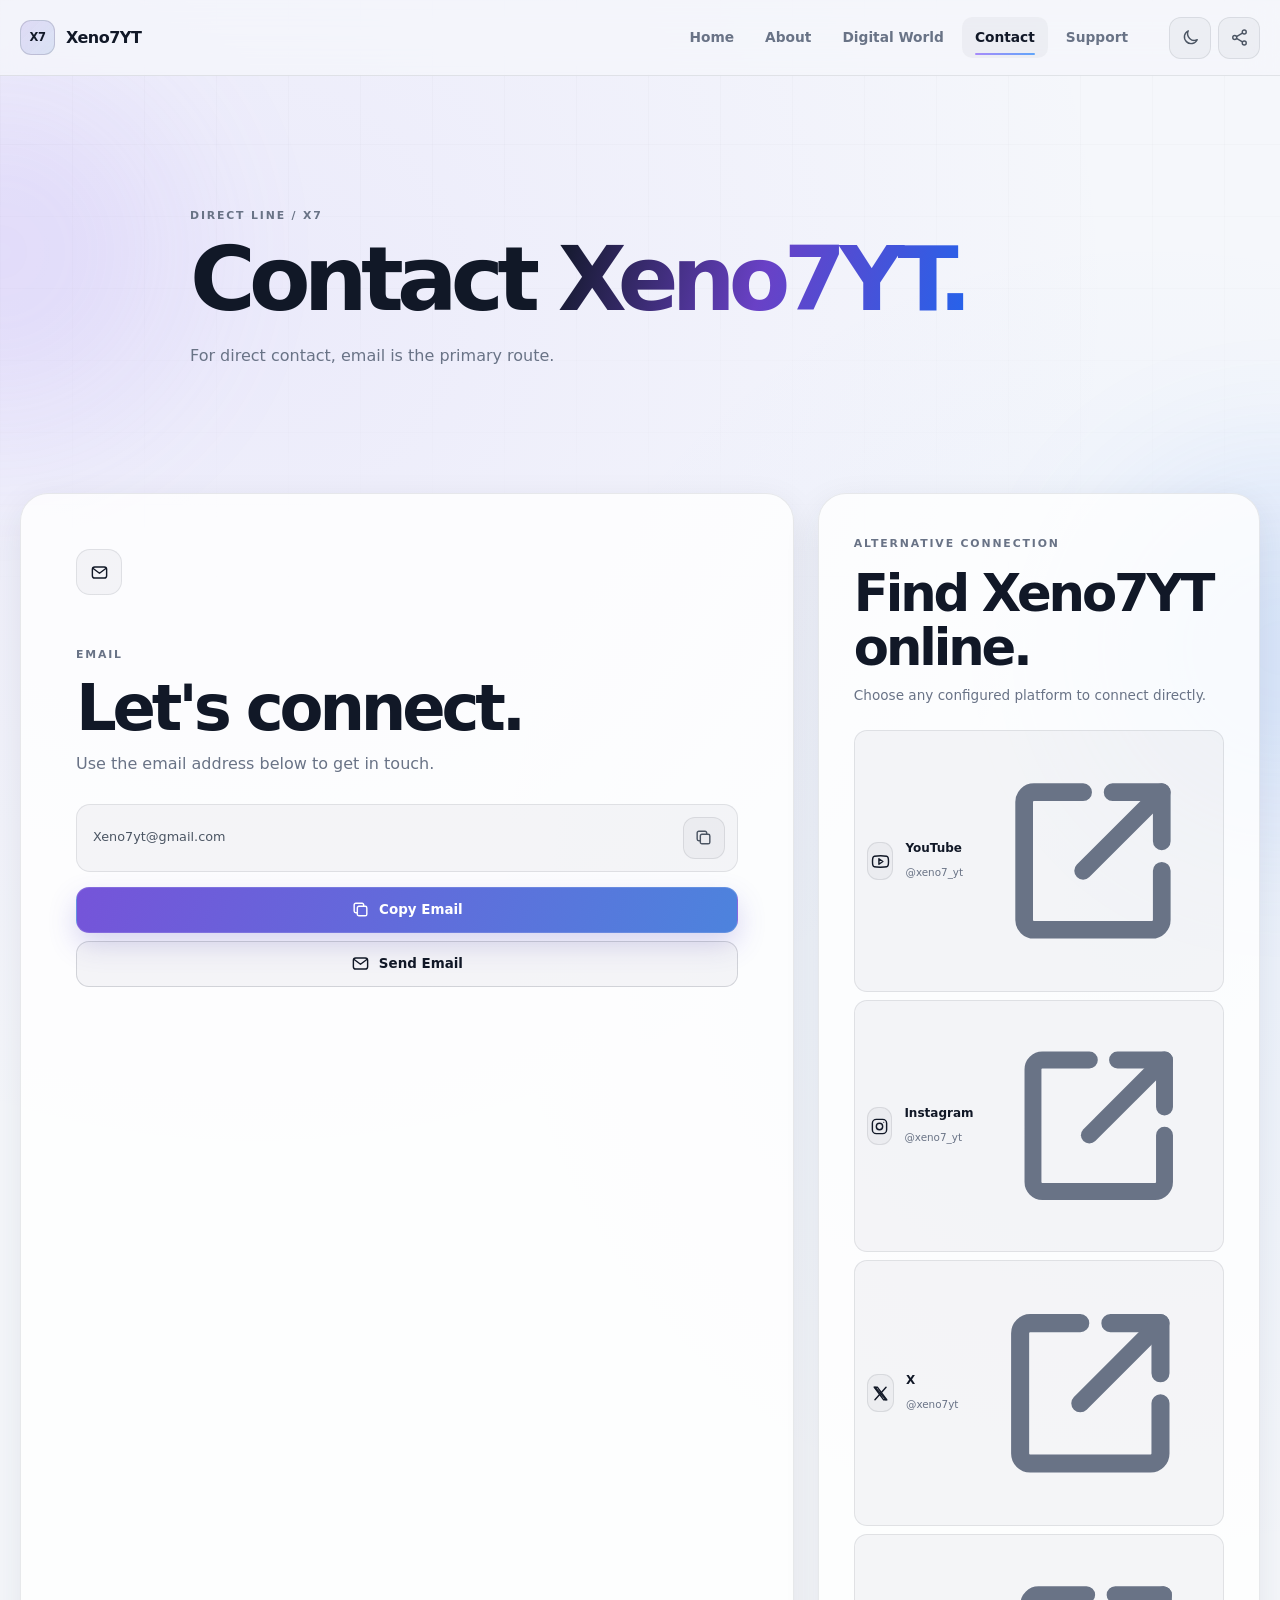
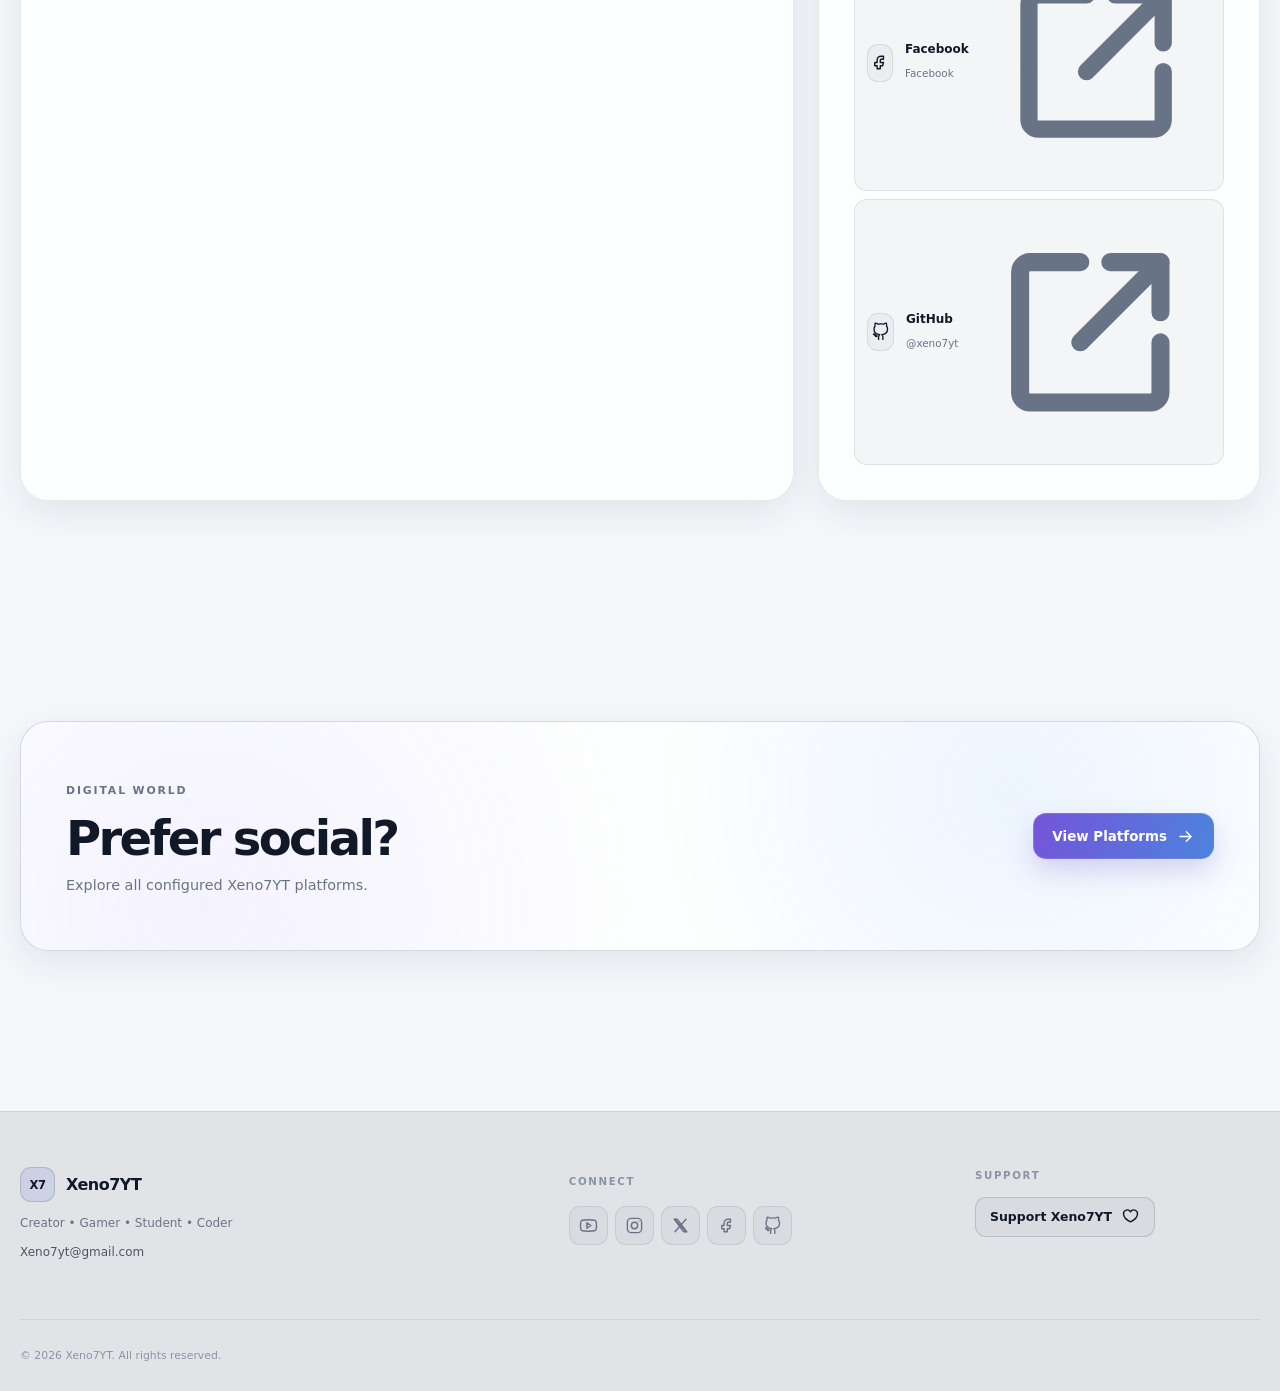
<file: contact.html>
<!DOCTYPE html>
<html lang="en">
<head>
    <meta charset="UTF-8">
    <meta name="viewport" content="width=device-width, initial-scale=1.0">
    <meta name="theme-color" content="#0b0d12">
    <meta name="description" content="Official digital hub of Xeno7YT — connect with me, explore my social platforms, contact me, and support my work.">
    <meta property="og:title" content="Xeno7YT — Contact">
    <meta property="og:description" content="Get in touch with Xeno7YT by email or connect across social platforms.">
    <meta property="og:type" content="website">
    <meta property="og:url" content="">
    <meta name="twitter:card" content="summary">
    <meta name="twitter:title" content="Xeno7YT — Contact">
    <meta name="twitter:description" content="Get in touch with Xeno7YT.">
    <link rel="canonical" href="">
    <title>Xeno7YT — Contact</title>
    <link rel="stylesheet" href="style.css">
</head>

<body data-page="contact">
    <div class="ambient ambient-one"></div>
    <div class="ambient ambient-two"></div>
    <div class="page-grid"></div>

    <header class="site-header">
        <div class="container header-inner">
            <a class="brand" href="index.html" aria-label="Xeno7YT home">
                <span class="brand-mark">X7</span>
                <span>Xeno7YT</span>
            </a>

            <nav class="desktop-nav" aria-label="Primary navigation">
                <a href="index.html" data-nav="home">Home</a>
                <a href="about.html" data-nav="about">About</a>
                <a href="digital-world.html" data-nav="digital-world">Digital World</a>
                <a href="contact.html" data-nav="contact">Contact</a>
                <a href="support.html" data-nav="support">Support</a>
            </nav>

            <div class="header-actions">
                <button class="icon-button theme-toggle" type="button" aria-label="Switch theme" title="Switch theme">
                    <span data-icon="theme"></span>
                </button>
                <button class="icon-button share-trigger" type="button" aria-label="Share this page" title="Share">
                    <span data-icon="share"></span>
                </button>
                <button class="icon-button menu-toggle" type="button" aria-label="Open navigation menu" aria-expanded="false" aria-controls="mobile-menu">
                    <span data-icon="menu"></span>
                </button>
            </div>
        </div>
    </header>

    <div class="mobile-menu-backdrop" data-menu-close></div>

    <aside class="mobile-menu" id="mobile-menu" aria-hidden="true">
        <div class="mobile-menu-head">
            <span class="eyebrow">NAVIGATION</span>
            <button class="icon-button menu-close" type="button" aria-label="Close navigation menu" data-menu-close>
                <span data-icon="close"></span>
            </button>
        </div>
        <nav aria-label="Mobile navigation">
            <a href="index.html" data-nav="home">Home <span data-icon="arrow"></span></a>
            <a href="about.html" data-nav="about">About <span data-icon="arrow"></span></a>
            <a href="digital-world.html" data-nav="digital-world">Digital World <span data-icon="arrow"></span></a>
            <a href="contact.html" data-nav="contact">Contact <span data-icon="arrow"></span></a>
            <a href="support.html" data-nav="support">Support <span data-icon="arrow"></span></a>
        </nav>
    </aside>

    <main>
        <section class="page-hero section">
            <div class="container narrow-container reveal">
                <span class="eyebrow">DIRECT LINE / X7</span>
                <h1>Contact <span class="gradient-text">Xeno7YT.</span></h1>
                <p>For direct contact, email is the primary route.</p>
            </div>
        </section>

        <section class="section section-tight">
            <div class="container contact-layout">
                <article class="contact-card reveal">
                    <div class="contact-icon" data-icon="email"></div>
                    <span class="eyebrow">EMAIL</span>
                    <h2>Let's connect.</h2>
                    <p>Use the email address below to get in touch.</p>

                    <div class="email-display">
                        <span data-email-display>Xeno7yt@gmail.com</span>
                        <button class="icon-button copy-email" type="button" aria-label="Copy email address" title="Copy email">
                            <span data-icon="copy"></span>
                        </button>
                    </div>

                    <div class="button-stack">
                        <button class="button button-primary copy-email" type="button">
                            <span data-icon="copy"></span>
                            Copy Email
                        </button>
                        <a class="button button-secondary" href="mailto:Xeno7yt@gmail.com">
                            <span data-icon="email"></span>
                            Send Email
                        </a>
                    </div>
                </article>

                <article class="contact-side reveal reveal-delay">
                    <span class="eyebrow">ALTERNATIVE CONNECTION</span>
                    <h2>Find Xeno7YT online.</h2>
                    <p>Choose any configured platform to connect directly.</p>

                    <div class="contact-social-list" data-contact-socials></div>
                </article>
            </div>
        </section>

        <section class="section">
            <div class="container">
                <article class="cta-panel reveal">
                    <div>
                        <span class="eyebrow">DIGITAL WORLD</span>
                        <h2>Prefer social?</h2>
                        <p>Explore all configured Xeno7YT platforms.</p>
                    </div>
                    <a class="button button-primary" href="digital-world.html">View Platforms <span data-icon="arrow"></span></a>
                </article>
            </div>
        </section>
    </main>

    <footer class="site-footer">
        <div class="container footer-grid">
            <div>
                <a class="brand footer-brand" href="index.html">
                    <span class="brand-mark">X7</span>
                    <span>Xeno7YT</span>
                </a>
                <p>Creator • Gamer • Student • Coder</p>
                <a class="footer-email" href="mailto:Xeno7yt@gmail.com">Xeno7yt@gmail.com</a>
            </div>
            <div>
                <span class="footer-heading">CONNECT</span>
                <div class="social-bar" data-social-bar></div>
            </div>
            <div class="footer-support">
                <span class="footer-heading">SUPPORT</span>
                <a class="button button-small button-secondary" href="support.html">Support Xeno7YT <span data-icon="heart"></span></a>
            </div>
        </div>
        <div class="container footer-bottom">
            <span>© 2026 Xeno7YT. All rights reserved.</span>
            <button class="back-to-top" type="button" aria-label="Back to top" title="Back to top">
                <span data-icon="arrow-up"></span>
            </button>
        </div>
    </footer>

    <div class="toast-region" aria-live="polite" aria-atomic="true"></div>
    <script src="script.js"></script>
</body>
</html>
</file>
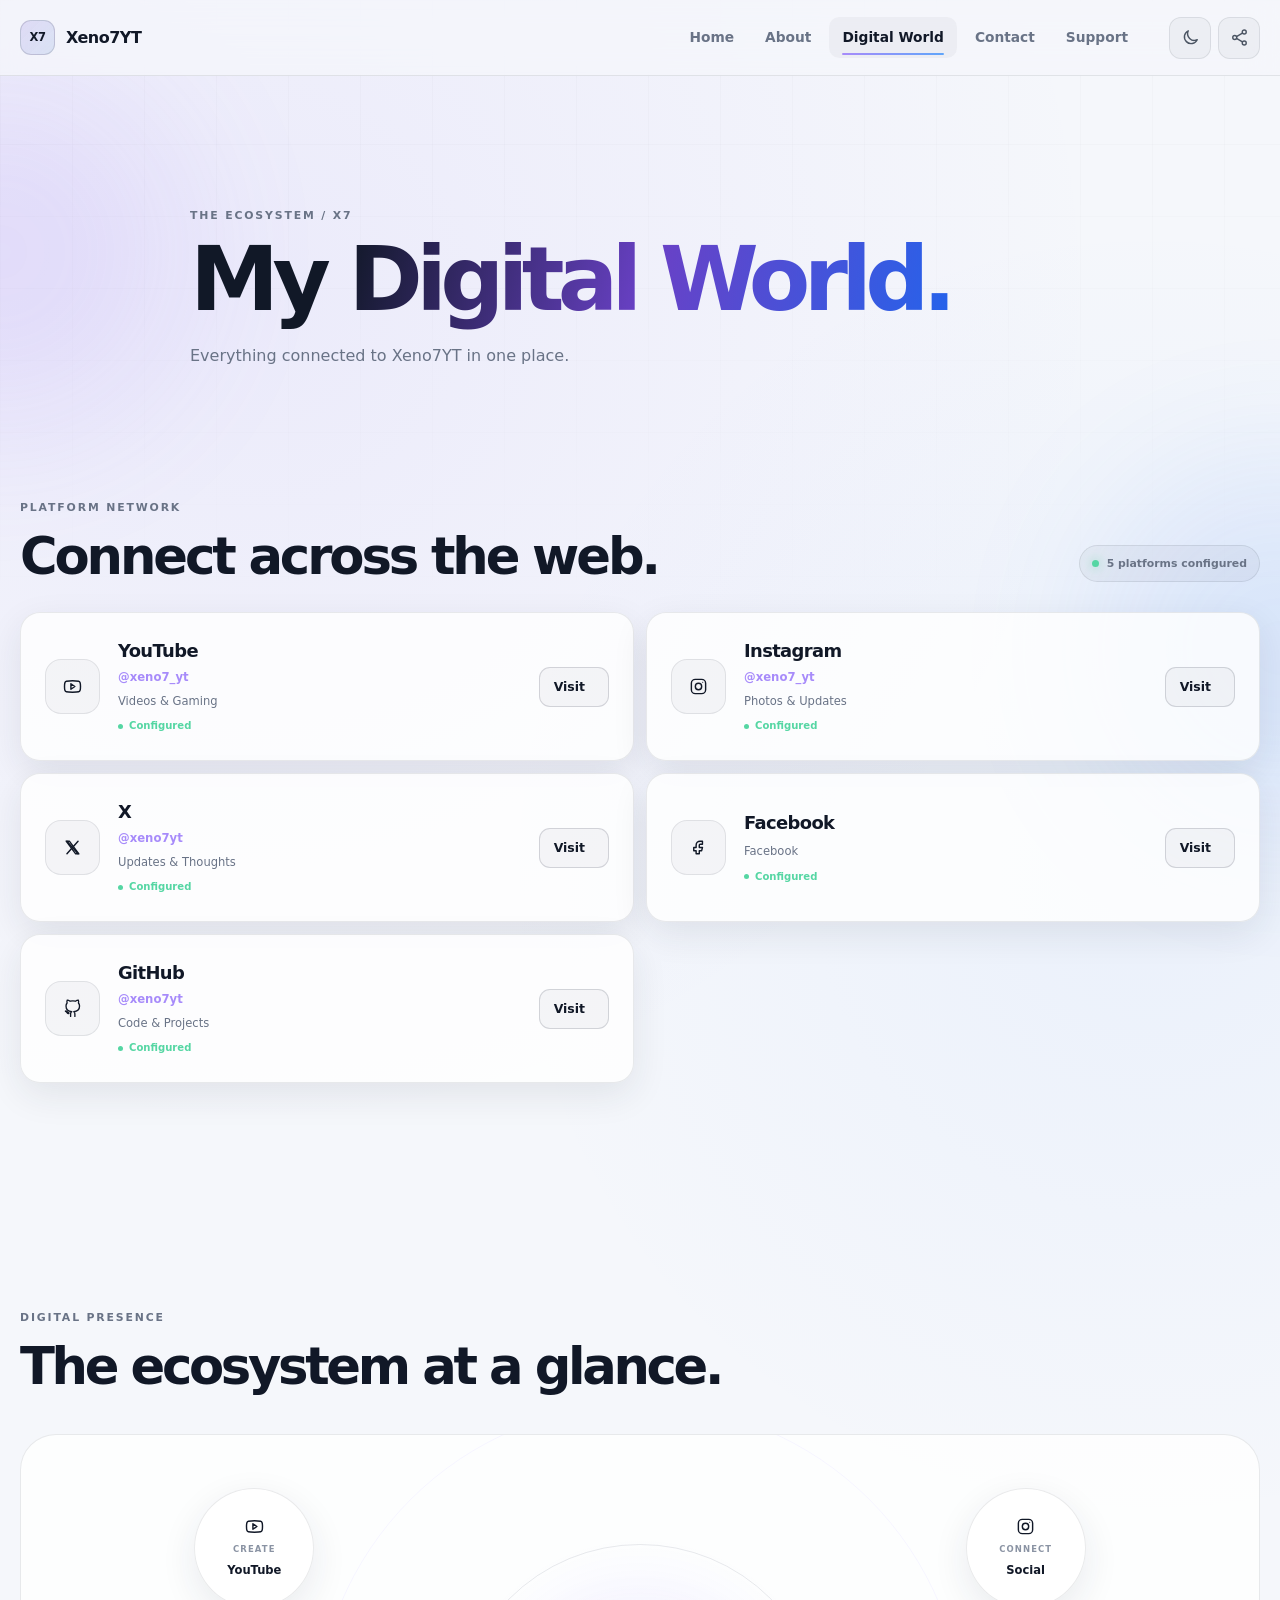
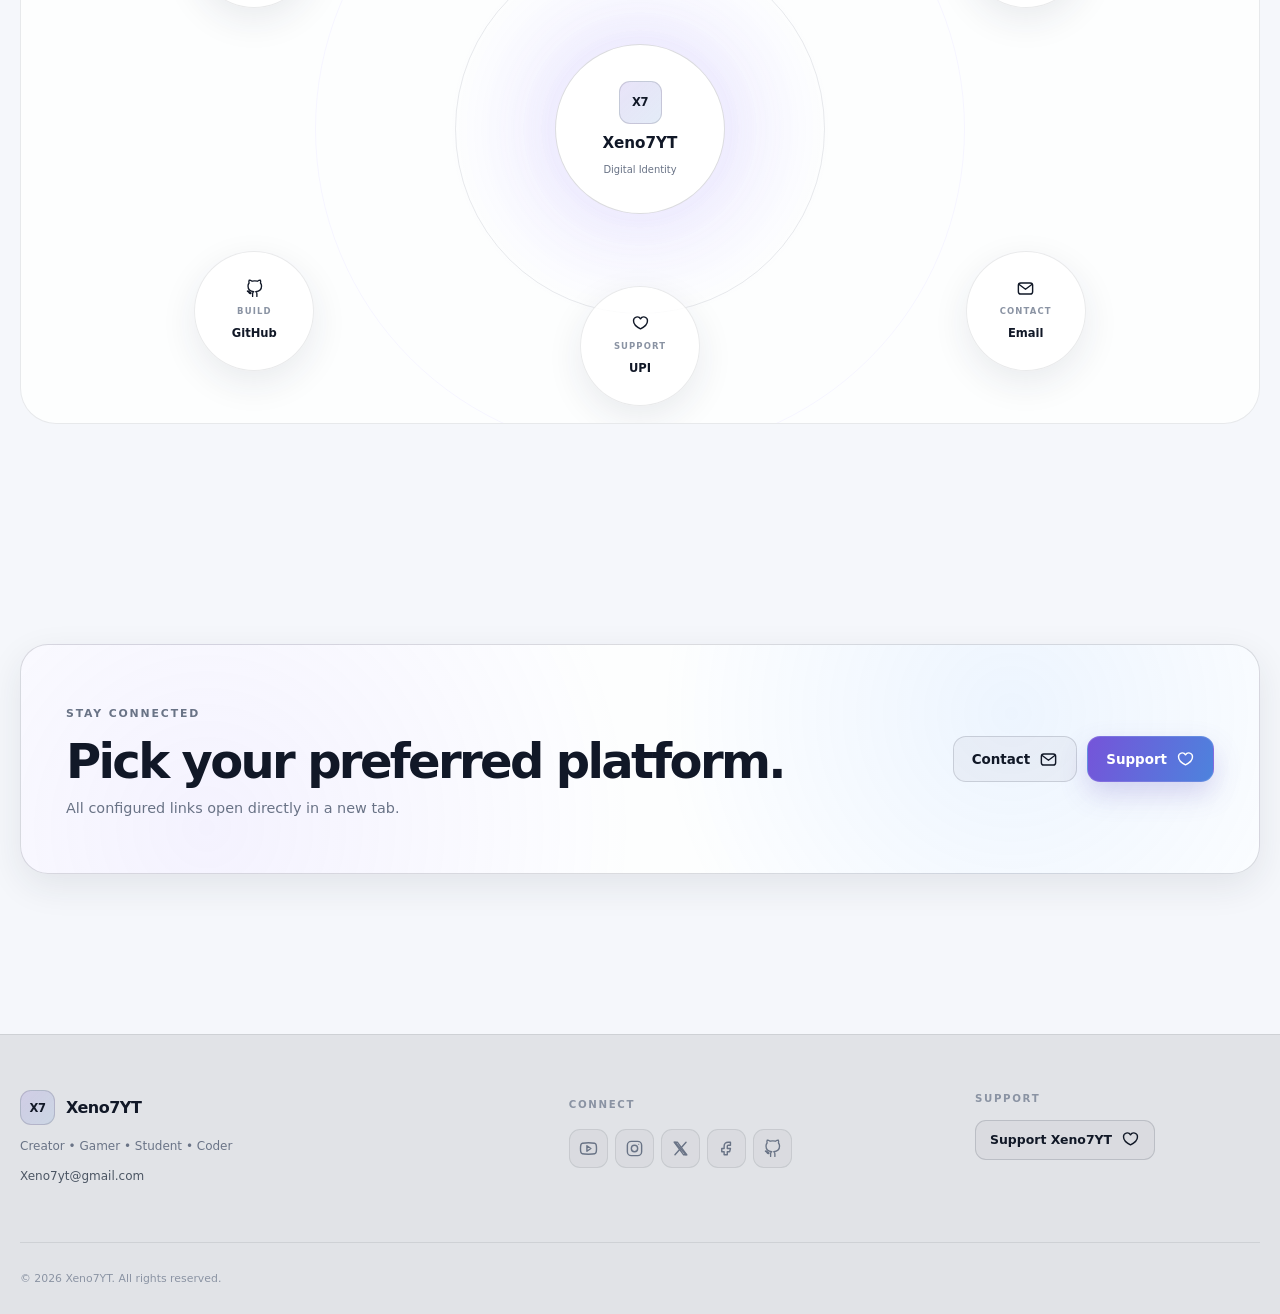
<file: digital-world.html>
<!DOCTYPE html>
<html lang="en">
<head>
    <meta charset="UTF-8">
    <meta name="viewport" content="width=device-width, initial-scale=1.0">
    <meta name="theme-color" content="#0b0d12">
    <meta name="description" content="Official digital hub of Xeno7YT — connect with me, explore my social platforms, contact me, and support my work.">
    <meta property="og:title" content="Xeno7YT — Digital World">
    <meta property="og:description" content="Everything connected to Xeno7YT in one place.">
    <meta property="og:type" content="website">
    <meta property="og:url" content="">
    <meta name="twitter:card" content="summary">
    <meta name="twitter:title" content="Xeno7YT — Digital World">
    <meta name="twitter:description" content="Everything connected to Xeno7YT in one place.">
    <link rel="canonical" href="">
    <title>Xeno7YT — Digital World</title>
    <link rel="stylesheet" href="style.css">
</head>

<body data-page="digital-world">
    <div class="ambient ambient-one"></div>
    <div class="ambient ambient-two"></div>
    <div class="page-grid"></div>

    <header class="site-header">
        <div class="container header-inner">
            <a class="brand" href="index.html" aria-label="Xeno7YT home">
                <span class="brand-mark">X7</span>
                <span>Xeno7YT</span>
            </a>

            <nav class="desktop-nav" aria-label="Primary navigation">
                <a href="index.html" data-nav="home">Home</a>
                <a href="about.html" data-nav="about">About</a>
                <a href="digital-world.html" data-nav="digital-world">Digital World</a>
                <a href="contact.html" data-nav="contact">Contact</a>
                <a href="support.html" data-nav="support">Support</a>
            </nav>

            <div class="header-actions">
                <button class="icon-button theme-toggle" type="button" aria-label="Switch theme" title="Switch theme">
                    <span data-icon="theme"></span>
                </button>
                <button class="icon-button share-trigger" type="button" aria-label="Share this page" title="Share">
                    <span data-icon="share"></span>
                </button>
                <button class="icon-button menu-toggle" type="button" aria-label="Open navigation menu" aria-expanded="false" aria-controls="mobile-menu">
                    <span data-icon="menu"></span>
                </button>
            </div>
        </div>
    </header>

    <div class="mobile-menu-backdrop" data-menu-close></div>

    <aside class="mobile-menu" id="mobile-menu" aria-hidden="true">
        <div class="mobile-menu-head">
            <span class="eyebrow">NAVIGATION</span>
            <button class="icon-button menu-close" type="button" aria-label="Close navigation menu" data-menu-close>
                <span data-icon="close"></span>
            </button>
        </div>
        <nav aria-label="Mobile navigation">
            <a href="index.html" data-nav="home">Home <span data-icon="arrow"></span></a>
            <a href="about.html" data-nav="about">About <span data-icon="arrow"></span></a>
            <a href="digital-world.html" data-nav="digital-world">Digital World <span data-icon="arrow"></span></a>
            <a href="contact.html" data-nav="contact">Contact <span data-icon="arrow"></span></a>
            <a href="support.html" data-nav="support">Support <span data-icon="arrow"></span></a>
        </nav>
    </aside>

    <main>
        <section class="page-hero section">
            <div class="container narrow-container reveal">
                <span class="eyebrow">THE ECOSYSTEM / X7</span>
                <h1>My <span class="gradient-text">Digital World.</span></h1>
                <p>Everything connected to Xeno7YT in one place.</p>
            </div>
        </section>

        <section class="section section-tight">
            <div class="container">
                <div class="platform-header reveal">
                    <div>
                        <span class="eyebrow">PLATFORM NETWORK</span>
                        <h2>Connect across the web.</h2>
                    </div>
                    <span class="status-pill"><i></i> 5 platforms configured</span>
                </div>

                <div class="social-grid" data-social-cards></div>
            </div>
        </section>

        <section class="section">
            <div class="container">
                <div class="section-heading reveal">
                    <span class="eyebrow">DIGITAL PRESENCE</span>
                    <h2>The ecosystem at a glance.</h2>
                </div>

                <div class="presence-map reveal">
                    <div class="presence-center">
                        <span class="presence-mark">X7</span>
                        <strong>Xeno7YT</strong>
                        <small>Digital Identity</small>
                    </div>

                    <div class="presence-node node-create">
                        <span data-icon="youtube"></span>
                        <small>CREATE</small>
                        <strong>YouTube</strong>
                    </div>

                    <div class="presence-node node-connect">
                        <span data-icon="instagram"></span>
                        <small>CONNECT</small>
                        <strong>Social</strong>
                    </div>

                    <div class="presence-node node-build">
                        <span data-icon="github"></span>
                        <small>BUILD</small>
                        <strong>GitHub</strong>
                    </div>

                    <div class="presence-node node-contact">
                        <span data-icon="email"></span>
                        <small>CONTACT</small>
                        <strong>Email</strong>
                    </div>

                    <div class="presence-node node-support">
                        <span data-icon="heart"></span>
                        <small>SUPPORT</small>
                        <strong>UPI</strong>
                    </div>
                </div>
            </div>
        </section>

        <section class="section">
            <div class="container">
                <article class="cta-panel reveal">
                    <div>
                        <span class="eyebrow">STAY CONNECTED</span>
                        <h2>Pick your preferred platform.</h2>
                        <p>All configured links open directly in a new tab.</p>
                    </div>
                    <div class="button-row">
                        <a class="button button-secondary" href="contact.html">Contact <span data-icon="email"></span></a>
                        <a class="button button-primary" href="support.html">Support <span data-icon="heart"></span></a>
                    </div>
                </article>
            </div>
        </section>
    </main>

    <footer class="site-footer">
        <div class="container footer-grid">
            <div>
                <a class="brand footer-brand" href="index.html">
                    <span class="brand-mark">X7</span>
                    <span>Xeno7YT</span>
                </a>
                <p>Creator • Gamer • Student • Coder</p>
                <a class="footer-email" href="mailto:Xeno7yt@gmail.com">Xeno7yt@gmail.com</a>
            </div>
            <div>
                <span class="footer-heading">CONNECT</span>
                <div class="social-bar" data-social-bar></div>
            </div>
            <div class="footer-support">
                <span class="footer-heading">SUPPORT</span>
                <a class="button button-small button-secondary" href="support.html">Support Xeno7YT <span data-icon="heart"></span></a>
            </div>
        </div>
        <div class="container footer-bottom">
            <span>© 2026 Xeno7YT. All rights reserved.</span>
            <button class="back-to-top" type="button" aria-label="Back to top" title="Back to top">
                <span data-icon="arrow-up"></span>
            </button>
        </div>
    </footer>

    <div class="toast-region" aria-live="polite" aria-atomic="true"></div>
    <script src="script.js"></script>
</body>
</html>
</file>
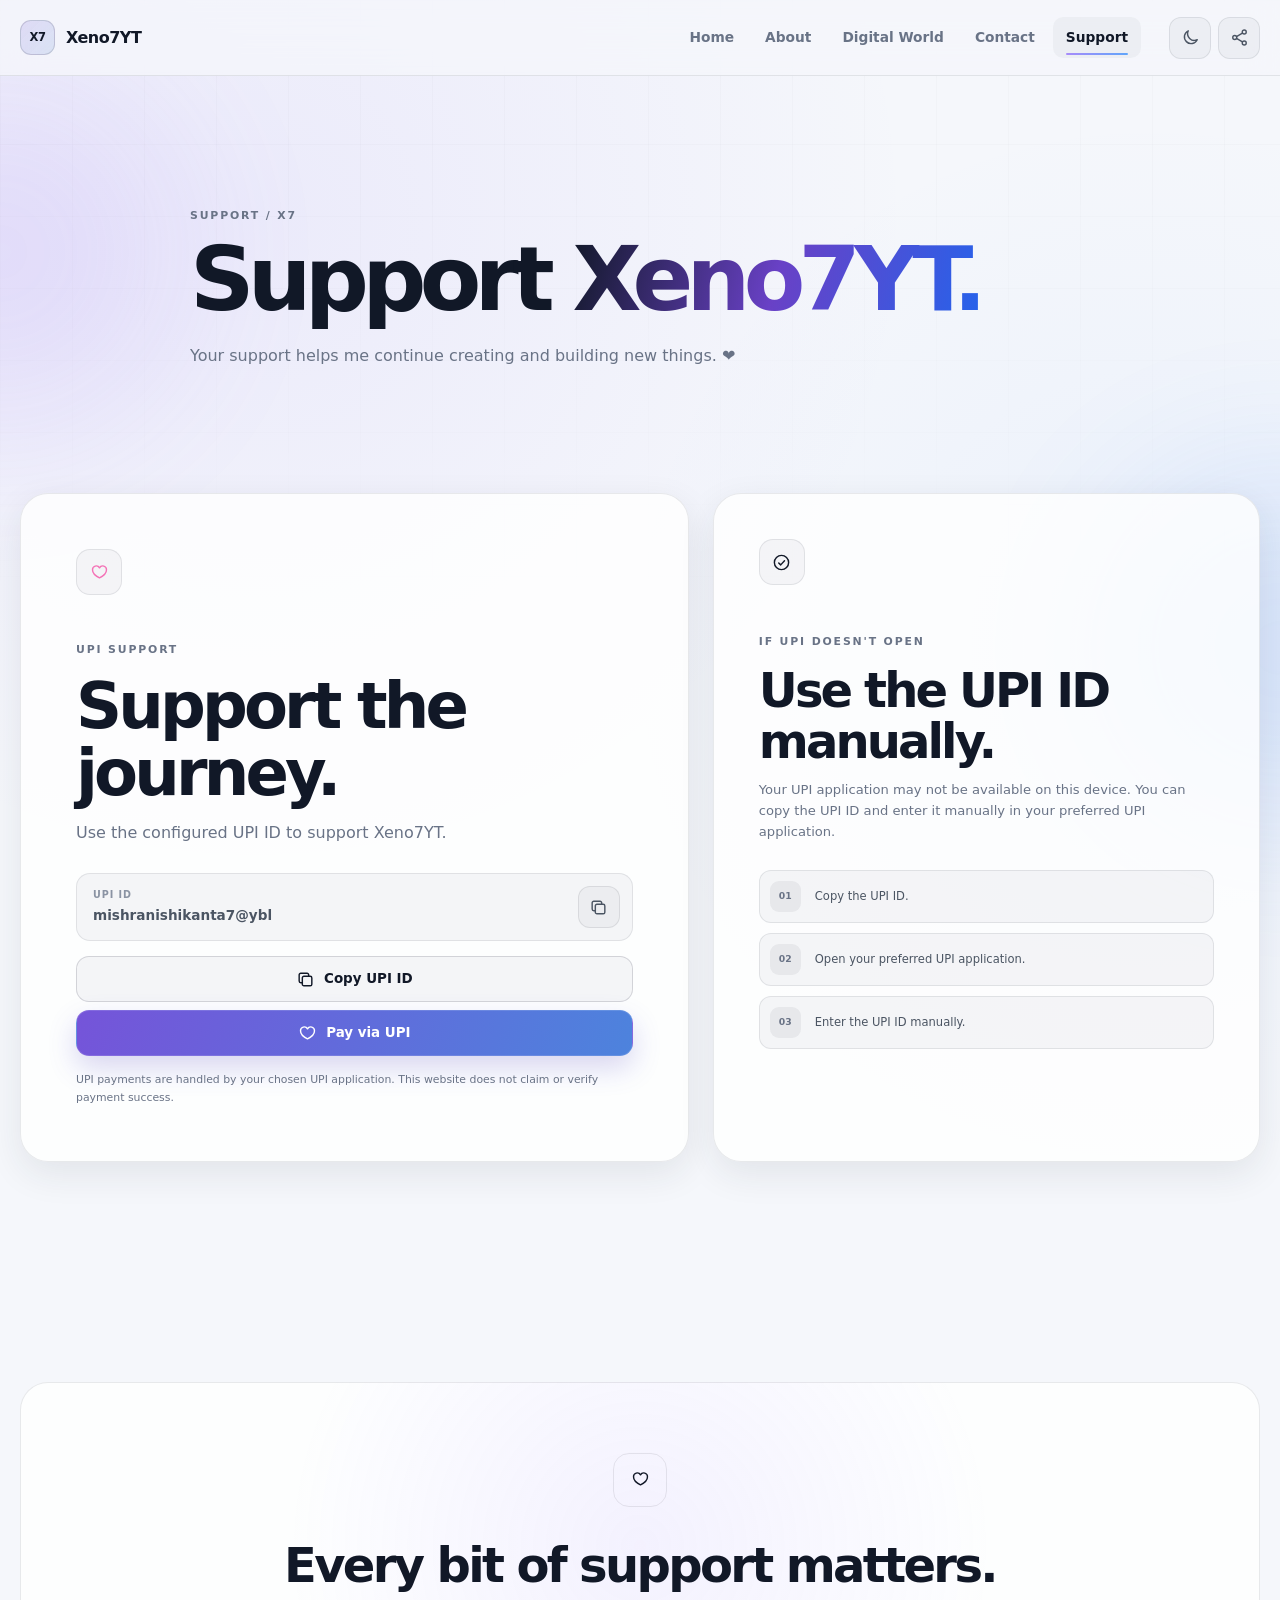
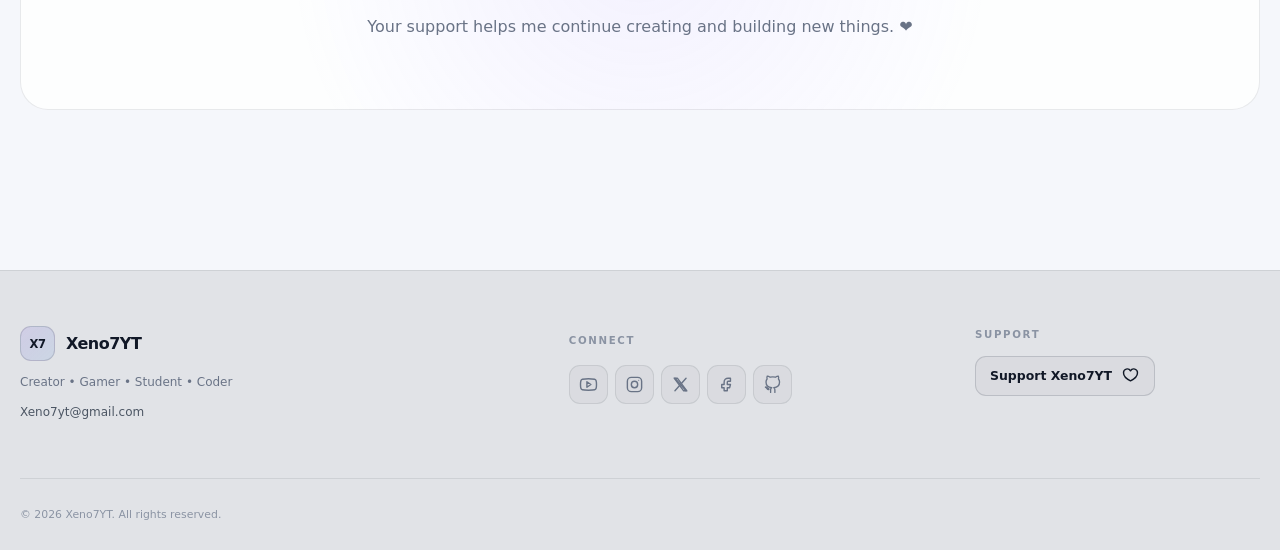
<file: support.html>
<!DOCTYPE html>
<html lang="en">
<head>
    <meta charset="UTF-8">
    <meta name="viewport" content="width=device-width, initial-scale=1.0">
    <meta name="theme-color" content="#0b0d12">
    <meta name="description" content="Official digital hub of Xeno7YT — connect with me, explore my social platforms, contact me, and support my work.">
    <meta property="og:title" content="Xeno7YT — Support">
    <meta property="og:description" content="Support Xeno7YT through the configured UPI payment option.">
    <meta property="og:type" content="website">
    <meta property="og:url" content="">
    <meta name="twitter:card" content="summary">
    <meta name="twitter:title" content="Xeno7YT — Support">
    <meta name="twitter:description" content="Support Xeno7YT.">
    <link rel="canonical" href="">
    <title>Xeno7YT — Support</title>
    <link rel="stylesheet" href="style.css">
</head>

<body data-page="support">
    <div class="ambient ambient-one"></div>
    <div class="ambient ambient-two"></div>
    <div class="page-grid"></div>

    <header class="site-header">
        <div class="container header-inner">
            <a class="brand" href="index.html" aria-label="Xeno7YT home">
                <span class="brand-mark">X7</span>
                <span>Xeno7YT</span>
            </a>

            <nav class="desktop-nav" aria-label="Primary navigation">
                <a href="index.html" data-nav="home">Home</a>
                <a href="about.html" data-nav="about">About</a>
                <a href="digital-world.html" data-nav="digital-world">Digital World</a>
                <a href="contact.html" data-nav="contact">Contact</a>
                <a href="support.html" data-nav="support">Support</a>
            </nav>

            <div class="header-actions">
                <button class="icon-button theme-toggle" type="button" aria-label="Switch theme" title="Switch theme">
                    <span data-icon="theme"></span>
                </button>
                <button class="icon-button share-trigger" type="button" aria-label="Share this page" title="Share">
                    <span data-icon="share"></span>
                </button>
                <button class="icon-button menu-toggle" type="button" aria-label="Open navigation menu" aria-expanded="false" aria-controls="mobile-menu">
                    <span data-icon="menu"></span>
                </button>
            </div>
        </div>
    </header>

    <div class="mobile-menu-backdrop" data-menu-close></div>

    <aside class="mobile-menu" id="mobile-menu" aria-hidden="true">
        <div class="mobile-menu-head">
            <span class="eyebrow">NAVIGATION</span>
            <button class="icon-button menu-close" type="button" aria-label="Close navigation menu" data-menu-close>
                <span data-icon="close"></span>
            </button>
        </div>
        <nav aria-label="Mobile navigation">
            <a href="index.html" data-nav="home">Home <span data-icon="arrow"></span></a>
            <a href="about.html" data-nav="about">About <span data-icon="arrow"></span></a>
            <a href="digital-world.html" data-nav="digital-world">Digital World <span data-icon="arrow"></span></a>
            <a href="contact.html" data-nav="contact">Contact <span data-icon="arrow"></span></a>
            <a href="support.html" data-nav="support">Support <span data-icon="arrow"></span></a>
        </nav>
    </aside>

    <main>
        <section class="page-hero section">
            <div class="container narrow-container reveal">
                <span class="eyebrow">SUPPORT / X7</span>
                <h1>Support <span class="gradient-text">Xeno7YT.</span></h1>
                <p>Your support helps me continue creating and building new things. ❤️</p>
            </div>
        </section>

        <section class="section section-tight">
            <div class="container support-layout">
                <article class="support-card reveal">
                    <div class="support-heart" data-icon="heart"></div>
                    <span class="eyebrow">UPI SUPPORT</span>
                    <h2>Support the journey.</h2>
                    <p>Use the configured UPI ID to support Xeno7YT.</p>

                    <div class="upi-display">
                        <div>
                            <small>UPI ID</small>
                            <strong data-upi-display>mishranishikanta7@ybl</strong>
                        </div>
                        <button class="icon-button copy-upi" type="button" aria-label="Copy UPI ID" title="Copy UPI ID">
                            <span data-icon="copy"></span>
                        </button>
                    </div>

                    <div class="button-stack">
                        <button class="button button-secondary copy-upi" type="button">
                            <span data-icon="copy"></span>
                            Copy UPI ID
                        </button>
                        <a class="button button-primary pay-upi" href="upi://pay?pa=mishranishikanta7@ybl&pn=Xeno7">
                            <span data-icon="heart"></span>
                            Pay via UPI
                        </a>
                    </div>

                    <p class="support-note">
                        UPI payments are handled by your chosen UPI application. This website does not claim or verify payment success.
                    </p>
                </article>

                <article class="manual-upi reveal reveal-delay">
                    <div class="manual-icon" data-icon="support"></div>
                    <span class="eyebrow">IF UPI DOESN'T OPEN</span>
                    <h2>Use the UPI ID manually.</h2>
                    <p>
                        Your UPI application may not be available on this device.
                        You can copy the UPI ID and enter it manually in your preferred UPI application.
                    </p>

                    <div class="manual-steps">
                        <div><span>01</span><p>Copy the UPI ID.</p></div>
                        <div><span>02</span><p>Open your preferred UPI application.</p></div>
                        <div><span>03</span><p>Enter the UPI ID manually.</p></div>
                    </div>
                </article>
            </div>
        </section>

        <section class="section">
            <div class="container">
                <article class="support-message reveal">
                    <span class="support-message-icon" data-icon="heart"></span>
                    <h2>Every bit of support matters.</h2>
                    <p>Your support helps me continue creating and building new things. ❤️</p>
                </article>
            </div>
        </section>
    </main>

    <footer class="site-footer">
        <div class="container footer-grid">
            <div>
                <a class="brand footer-brand" href="index.html">
                    <span class="brand-mark">X7</span>
                    <span>Xeno7YT</span>
                </a>
                <p>Creator • Gamer • Student • Coder</p>
                <a class="footer-email" href="mailto:Xeno7yt@gmail.com">Xeno7yt@gmail.com</a>
            </div>
            <div>
                <span class="footer-heading">CONNECT</span>
                <div class="social-bar" data-social-bar></div>
            </div>
            <div class="footer-support">
                <span class="footer-heading">SUPPORT</span>
                <a class="button button-small button-secondary" href="support.html">Support Xeno7YT <span data-icon="heart"></span></a>
            </div>
        </div>
        <div class="container footer-bottom">
            <span>© 2026 Xeno7YT. All rights reserved.</span>
            <button class="back-to-top" type="button" aria-label="Back to top" title="Back to top">
                <span data-icon="arrow-up"></span>
            </button>
        </div>
    </footer>

    <div class="toast-region" aria-live="polite" aria-atomic="true"></div>
    <script src="script.js"></script>
</body>
</html>
</file>
<file: style.css>
:root {
    color-scheme: dark;

    --bg: #080a0f;
    --bg-soft: #0d1017;
    --surface: rgba(18, 22, 31, 0.78);
    --surface-solid: #11151e;
    --surface-light: rgba(255, 255, 255, 0.045);
    --surface-hover: rgba(255, 255, 255, 0.07);

    --text: #f5f7fb;
    --text-soft: #c4cad6;
    --muted: #8b93a3;
    --faint: #646c7c;

    --border: rgba(255, 255, 255, 0.09);
    --border-strong: rgba(255, 255, 255, 0.16);

    --accent: #a78bfa;
    --accent-two: #60a5fa;
    --accent-three: #f0abfc;

    --success: #55d6a3;
    --warning: #f4c76b;
    --danger: #ff7b89;

    --shadow: 0 24px 80px rgba(0, 0, 0, 0.3);
    --shadow-soft: 0 12px 40px rgba(0, 0, 0, 0.2);

    --radius-sm: 12px;
    --radius: 20px;
    --radius-lg: 28px;
    --radius-xl: 36px;

    --container: 1320px;
    --header-height: 76px;

    --ease: cubic-bezier(.22, .61, .36, 1);
}

html[data-theme="light"] {
    color-scheme: light;

    --bg: #f5f7fb;
    --bg-soft: #edf0f6;
    --surface: rgba(255, 255, 255, 0.8);
    --surface-solid: #ffffff;
    --surface-light: rgba(15, 23, 42, 0.035);
    --surface-hover: rgba(15, 23, 42, 0.06);

    --text: #111827;
    --text-soft: #4b5563;
    --muted: #697386;
    --faint: #8a93a3;

    --border: rgba(15, 23, 42, 0.09);
    --border-strong: rgba(15, 23, 42, 0.15);

    --shadow: 0 24px 70px rgba(30, 41, 59, 0.12);
    --shadow-soft: 0 12px 36px rgba(30, 41, 59, 0.09);
}

*,
*::before,
*::after {
    box-sizing: border-box;
}

html {
    scroll-behavior: smooth;
    overflow-x: hidden;
}

body {
    margin: 0;
    min-width: 320px;
    overflow-x: hidden;
    background:
        radial-gradient(circle at 20% 10%, rgba(124, 92, 246, 0.08), transparent 30%),
        radial-gradient(circle at 90% 30%, rgba(67, 139, 255, 0.06), transparent 28%),
        var(--bg);
    color: var(--text);
    font-family:
        Inter, ui-sans-serif, system-ui, -apple-system, BlinkMacSystemFont,
        "Segoe UI", sans-serif;
    line-height: 1.6;
    transition: background-color .3s ease, color .3s ease;
}

body.menu-open {
    overflow: hidden;
}

a {
    color: inherit;
    text-decoration: none;
}

button,
a {
    -webkit-tap-highlight-color: transparent;
}

button {
    font: inherit;
}

img {
    max-width: 100%;
}

::selection {
    background: rgba(167, 139, 250, .3);
}

:focus-visible {
    outline: 2px solid var(--accent-two);
    outline-offset: 4px;
}

.container {
    width: min(calc(100% - 40px), var(--container));
    margin-inline: auto;
}

.narrow-container {
    width: min(calc(100% - 40px), 900px);
}

.section {
    position: relative;
    padding: 110px 0;
}

.section-tight {
    padding-top: 60px;
}

.ambient {
    position: fixed;
    width: 360px;
    height: 360px;
    border-radius: 50%;
    pointer-events: none;
    z-index: -2;
    opacity: .12;
    filter: blur(80px);
}

.ambient-one {
    top: 8%;
    left: -180px;
    background: #8b5cf6;
}

.ambient-two {
    right: -180px;
    bottom: 8%;
    background: #3b82f6;
}

.page-grid {
    position: fixed;
    inset: 0;
    z-index: -3;
    opacity: .24;
    pointer-events: none;
    background-image:
        linear-gradient(var(--border) 1px, transparent 1px),
        linear-gradient(90deg, var(--border) 1px, transparent 1px);
    background-size: 72px 72px;
    mask-image: linear-gradient(to bottom, black, transparent 80%);
}

.site-header {
    position: sticky;
    top: 0;
    z-index: 100;
    height: var(--header-height);
    background: color-mix(in srgb, var(--bg) 78%, transparent);
    border-bottom: 1px solid var(--border);
    backdrop-filter: blur(18px);
    -webkit-backdrop-filter: blur(18px);
}

.header-inner {
    height: 100%;
    display: flex;
    align-items: center;
    justify-content: space-between;
    gap: 28px;
}

.brand {
    display: inline-flex;
    align-items: center;
    gap: 11px;
    font-size: 1rem;
    font-weight: 800;
    letter-spacing: -.03em;
    white-space: nowrap;
}

.brand-mark,
.id-chip,
.presence-mark {
    display: grid;
    place-items: center;
    width: 35px;
    height: 35px;
    border: 1px solid var(--border-strong);
    border-radius: 11px;
    background:
        linear-gradient(135deg, rgba(167,139,250,.18), rgba(96,165,250,.12)),
        var(--surface-light);
    color: var(--text);
    font-size: .72rem;
    font-weight: 900;
    letter-spacing: -.04em;
}

.desktop-nav {
    display: flex;
    align-items: center;
    gap: 5px;
    margin-left: auto;
}

.desktop-nav a {
    position: relative;
    padding: 9px 13px;
    border-radius: 10px;
    color: var(--muted);
    font-size: .86rem;
    font-weight: 650;
    transition: color .25s ease, background .25s ease;
}

.desktop-nav a:hover,
.desktop-nav a.active {
    color: var(--text);
    background: var(--surface-light);
}

.desktop-nav a.active::after {
    content: "";
    position: absolute;
    left: 13px;
    right: 13px;
    bottom: 3px;
    height: 2px;
    border-radius: 99px;
    background: linear-gradient(90deg, var(--accent), var(--accent-two));
}

.header-actions {
    display: flex;
    align-items: center;
    gap: 7px;
}

.icon-button {
    display: inline-grid;
    place-items: center;
    width: 42px;
    height: 42px;
    padding: 0;
    border: 1px solid var(--border);
    border-radius: 12px;
    background: var(--surface-light);
    color: var(--text-soft);
    cursor: pointer;
    transition:
        transform .25s var(--ease),
        background .25s ease,
        border-color .25s ease,
        color .25s ease;
}

.icon-button:hover {
    color: var(--text);
    border-color: var(--border-strong);
    background: var(--surface-hover);
    transform: translateY(-2px);
}

.icon-button svg,
.button svg,
.text-link svg,
.social-link svg,
.platform-icon svg,
.eco-icon svg,
.interest-icon svg,
.contact-icon svg,
.support-heart svg,
.manual-icon svg,
.support-message-icon svg,
.presence-node svg {
    width: 19px;
    height: 19px;
}

.menu-toggle {
    display: none;
}

[data-icon] {
    display: inline-flex;
    align-items: center;
    justify-content: center;
}

.hero {
    min-height: calc(100vh - var(--header-height));
    min-height: min(850px, calc(100vh - var(--header-height)));
    display: flex;
    align-items: center;
    overflow: hidden;
}

.hero-grid {
    display: grid;
    grid-template-columns: minmax(0, 1.08fr) minmax(380px, .92fr);
    align-items: center;
    gap: 80px;
}

.hero-copy {
    max-width: 700px;
}

.eyebrow {
    display: inline-flex;
    align-items: center;
    gap: 8px;
    margin-bottom: 17px;
    color: var(--muted);
    font-size: .68rem;
    font-weight: 800;
    letter-spacing: .17em;
    line-height: 1.2;
}

.hero h1,
.page-hero h1 {
    margin: 0;
    font-size: clamp(3.5rem, 8vw, 7.4rem);
    line-height: .91;
    letter-spacing: -.075em;
    font-weight: 850;
}

.gradient-text {
    background: linear-gradient(105deg, #fff 5%, #c4b5fd 42%, #93c5fd 88%);
    -webkit-background-clip: text;
    background-clip: text;
    color: transparent;
}

html[data-theme="light"] .gradient-text {
    background: linear-gradient(105deg, #111827, #6941c6 50%, #2563eb);
    -webkit-background-clip: text;
    background-clip: text;
}

.muted-gradient {
    background: linear-gradient(100deg, var(--text-soft), var(--muted));
    -webkit-background-clip: text;
    background-clip: text;
    color: transparent;
}

.hero-role {
    margin: 28px 0 8px;
    font-size: clamp(1rem, 1.7vw, 1.25rem);
    font-weight: 700;
    color: var(--text-soft);
}

.hero-description {
    max-width: 610px;
    margin: 0;
    color: var(--muted);
    font-size: 1rem;
}

.button-row {
    display: flex;
    flex-wrap: wrap;
    align-items: center;
    gap: 10px;
    margin-top: 30px;
}

.button {
    min-height: 46px;
    display: inline-flex;
    align-items: center;
    justify-content: center;
    gap: 9px;
    padding: 11px 18px;
    border: 1px solid transparent;
    border-radius: 13px;
    font-size: .84rem;
    font-weight: 750;
    cursor: pointer;
    transition:
        transform .25s var(--ease),
        box-shadow .25s ease,
        background .25s ease,
        border-color .25s ease;
}

.button:hover {
    transform: translateY(-2px);
}

.button-primary {
    color: #fff;
    border-color: rgba(255,255,255,.12);
    background: linear-gradient(110deg, #7554d9, #4d83dd);
    box-shadow: 0 12px 28px rgba(92, 82, 190, .23);
}

.button-primary:hover {
    box-shadow: 0 16px 34px rgba(92, 82, 190, .32);
}

.button-secondary {
    color: var(--text);
    border-color: var(--border-strong);
    background: var(--surface-light);
}

.button-small {
    min-height: 40px;
    padding: 8px 14px;
    border-radius: 11px;
    font-size: .78rem;
}

.hero-meta {
    display: flex;
    flex-wrap: wrap;
    gap: 20px;
    margin-top: 25px;
    color: var(--faint);
    font-size: .72rem;
}

.hero-meta span {
    display: inline-flex;
    align-items: center;
    gap: 7px;
}

.hero-meta i,
.status-pill i {
    width: 7px;
    height: 7px;
    display: inline-block;
    border-radius: 50%;
    background: var(--success);
    box-shadow: 0 0 12px rgba(85,214,163,.7);
}

.hero-visual {
    position: relative;
    min-height: 560px;
    display: grid;
    place-items: center;
}

.identity-card {
    position: relative;
    width: min(100%, 450px);
    padding: 28px;
    border: 1px solid var(--border-strong);
    border-radius: var(--radius-xl);
    background:
        linear-gradient(145deg, rgba(255,255,255,.075), transparent 45%),
        var(--surface);
    box-shadow: var(--shadow);
    backdrop-filter: blur(18px);
    -webkit-backdrop-filter: blur(18px);
    overflow: hidden;
    transform: rotate(1deg);
    transition: transform .45s var(--ease);
}

.identity-card:hover {
    transform: rotate(0deg) translateY(-6px);
}

.identity-card::before {
    content: "";
    position: absolute;
    inset: -1px;
    pointer-events: none;
    border-radius: inherit;
    background: linear-gradient(135deg, rgba(167,139,250,.32), transparent 35%, rgba(96,165,250,.22));
    mask: linear-gradient(#000 0 0) content-box, linear-gradient(#000 0 0);
    mask-composite: exclude;
    padding: 1px;
}

.id-card-top,
.mini-card-top {
    display: flex;
    align-items: center;
    justify-content: space-between;
}

.id-chip {
    width: 39px;
    height: 39px;
    border-radius: 12px;
}

.profile-wrap {
    position: relative;
    width: 126px;
    height: 126px;
    margin: 32px auto 22px;
}

.profile-ring {
    position: relative;
    width: 100%;
    height: 100%;
    display: grid;
    place-items: center;
    border: 1px solid var(--border-strong);
    border-radius: 50%;
    background: linear-gradient(135deg, rgba(167,139,250,.15), rgba(96,165,250,.1));
    box-shadow: 0 0 0 8px rgba(255,255,255,.025), 0 0 55px rgba(124,92,246,.13);
    overflow: hidden;
}

.profile-ring::before {
    content: "";
    position: absolute;
    inset: -3px;
    border-radius: 50%;
    border: 1px solid rgba(167,139,250,.25);
    animation: ring-spin 8s linear infinite;
}

.profile-image {
    width: calc(100% - 9px);
    height: calc(100% - 9px);
    border-radius: 50%;
    object-fit: cover;
    position: relative;
    z-index: 2;
}

.avatar-fallback {
    position: absolute;
    inset: 5px;
    display: none;
    place-items: center;
    border-radius: 50%;
    z-index: 1;
    background:
        radial-gradient(circle at 30% 25%, rgba(255,255,255,.18), transparent 26%),
        linear-gradient(145deg, #28213f, #162c4b);
    font-size: 2rem;
    font-weight: 900;
    letter-spacing: -.08em;
}

.profile-ring.image-missing .profile-image {
    display: none;
}

.profile-ring.image-missing .avatar-fallback {
    display: grid;
}

.online-dot {
    position: absolute;
    right: 7px;
    bottom: 7px;
    width: 16px;
    height: 16px;
    border: 3px solid var(--surface-solid);
    border-radius: 50%;
    background: var(--success);
    z-index: 5;
}

.identity-info {
    text-align: center;
}

.identity-info h2 {
    margin: 0;
    font-size: 1.55rem;
    letter-spacing: -.045em;
}

.identity-info p {
    margin: 4px 0 0;
    color: var(--muted);
    font-size: .78rem;
}

.identity-email {
    display: flex;
    align-items: center;
    justify-content: center;
    gap: 8px;
    margin: 20px 0;
    padding: 10px;
    border: 1px solid var(--border);
    border-radius: 12px;
    color: var(--text-soft);
    background: var(--surface-light);
    font-size: .75rem;
    overflow-wrap: anywhere;
}

.identity-email svg {
    width: 15px;
    height: 15px;
}

.social-bar {
    display: flex;
    flex-wrap: wrap;
    justify-content: center;
    gap: 7px;
}

.social-link {
    width: 39px;
    height: 39px;
    display: inline-grid;
    place-items: center;
    border: 1px solid var(--border);
    border-radius: 11px;
    color: var(--muted);
    background: var(--surface-light);
    transition: transform .25s var(--ease), color .25s ease, border-color .25s ease, background .25s ease;
}

.social-link:hover {
    color: var(--text);
    border-color: var(--border-strong);
    background: var(--surface-hover);
    transform: translateY(-3px);
}

.card-actions {
    display: grid;
    grid-template-columns: 1fr 1fr;
    gap: 8px;
    margin-top: 17px;
}

.orbital {
    position: absolute;
    border: 1px solid var(--border);
    border-radius: 50%;
    pointer-events: none;
}

.orbital-a {
    width: 590px;
    height: 300px;
    transform: rotate(-27deg);
}

.orbital-b {
    width: 430px;
    height: 230px;
    transform: rotate(42deg);
    border-color: rgba(167,139,250,.14);
}

.section-heading {
    max-width: 730px;
    margin-bottom: 42px;
}

.section-heading h2,
.split-heading h2 {
    margin: 0;
    font-size: clamp(2rem, 4vw, 3.5rem);
    line-height: 1;
    letter-spacing: -.065em;
}

.section-heading p {
    margin: 15px 0 0;
    color: var(--muted);
    max-width: 600px;
}

.split-heading {
    max-width: none;
    display: flex;
    align-items: end;
    justify-content: space-between;
    gap: 20px;
}

.text-link {
    display: inline-flex;
    align-items: center;
    gap: 8px;
    color: var(--text-soft);
    font-size: .8rem;
    font-weight: 700;
    white-space: nowrap;
}

.text-link:hover {
    color: var(--text);
}

.ecosystem-grid {
    display: grid;
    grid-template-columns: repeat(4, minmax(0, 1fr));
    gap: 12px;
}

.eco-card {
    min-height: 250px;
    display: flex;
    flex-direction: column;
    padding: 25px;
    border: 1px solid var(--border);
    border-radius: var(--radius);
    background: var(--surface);
    box-shadow: var(--shadow-soft);
    transition: transform .35s var(--ease), border-color .35s ease, background .35s ease;
}

.eco-card:hover {
    transform: translateY(-6px);
    border-color: var(--border-strong);
    background: var(--surface-hover);
}

.eco-icon,
.interest-icon,
.contact-icon,
.support-heart,
.manual-icon {
    width: 46px;
    height: 46px;
    display: grid;
    place-items: center;
    margin-bottom: 38px;
    border: 1px solid var(--border);
    border-radius: 14px;
    background: var(--surface-light);
}

.eco-label,
.footer-heading {
    color: var(--faint);
    font-size: .64rem;
    font-weight: 800;
    letter-spacing: .16em;
}

.eco-card h3 {
    margin: 8px 0 0;
    font-size: 1.15rem;
    letter-spacing: -.03em;
}

.eco-card p {
    margin: 3px 0 auto;
    color: var(--muted);
    font-size: .78rem;
}

.eco-card a {
    display: inline-flex;
    align-items: center;
    gap: 7px;
    margin-top: 25px;
    color: var(--text-soft);
    font-size: .73rem;
    font-weight: 700;
}

.eco-card a:hover {
    color: var(--text);
}

.quick-grid {
    display: grid;
    grid-template-columns: repeat(7, minmax(0, 1fr));
    gap: 9px;
}

.quick-link {
    min-width: 0;
    min-height: 105px;
    display: flex;
    flex-direction: column;
    justify-content: center;
    align-items: center;
    gap: 9px;
    padding: 13px;
    border: 1px solid var(--border);
    border-radius: 16px;
    background: var(--surface);
    color: var(--text-soft);
    text-align: center;
    transition: transform .25s var(--ease), background .25s ease, border-color .25s ease;
}

.quick-link:hover {
    transform: translateY(-4px);
    border-color: var(--border-strong);
    background: var(--surface-hover);
    color: var(--text);
}

.quick-link svg {
    width: 21px;
    height: 21px;
}

.quick-link span:last-child {
    font-size: .7rem;
    font-weight: 700;
}

.cta-panel {
    min-height: 230px;
    display: flex;
    align-items: center;
    justify-content: space-between;
    gap: 35px;
    padding: 45px;
    border: 1px solid var(--border-strong);
    border-radius: var(--radius-lg);
    background:
        radial-gradient(circle at 80% 30%, rgba(96,165,250,.1), transparent 35%),
        radial-gradient(circle at 15% 80%, rgba(167,139,250,.1), transparent 40%),
        var(--surface);
    box-shadow: var(--shadow-soft);
}

.cta-panel h2 {
    margin: 0;
    font-size: clamp(1.8rem, 4vw, 3rem);
    line-height: 1;
    letter-spacing: -.055em;
}

.cta-panel p {
    max-width: 600px;
    margin: 12px 0 0;
    color: var(--muted);
    font-size: .9rem;
}

.cta-panel .button-row {
    margin: 0;
    flex-shrink: 0;
}

.site-footer {
    margin-top: 50px;
    border-top: 1px solid var(--border);
    background: rgba(0,0,0,.08);
}

.footer-grid {
    display: grid;
    grid-template-columns: 1.4fr 1fr .8fr;
    gap: 50px;
    padding: 55px 0;
}

.footer-brand {
    margin-bottom: 12px;
}

.footer-grid p {
    margin: 0 0 5px;
    color: var(--muted);
    font-size: .75rem;
}

.footer-email {
    color: var(--text-soft);
    font-size: .75rem;
}

.footer-grid .social-bar {
    justify-content: flex-start;
    margin-top: 13px;
}

.footer-support {
    display: flex;
    flex-direction: column;
    align-items: flex-start;
    gap: 13px;
}

.footer-bottom {
    min-height: 72px;
    display: flex;
    align-items: center;
    justify-content: space-between;
    gap: 20px;
    border-top: 1px solid var(--border);
    color: var(--faint);
    font-size: .68rem;
}

.back-to-top {
    width: 42px;
    height: 42px;
    display: inline-grid;
    place-items: center;
    border: 1px solid var(--border);
    border-radius: 12px;
    background: var(--surface-light);
    color: var(--text-soft);
    cursor: pointer;
    opacity: 0;
    visibility: hidden;
    transform: translateY(10px);
    transition: opacity .25s ease, visibility .25s ease, transform .25s ease, background .25s ease;
}

.back-to-top.visible {
    opacity: 1;
    visibility: visible;
    transform: translateY(0);
}

.back-to-top:hover {
    background: var(--surface-hover);
    color: var(--text);
}

.page-hero {
    padding-top: 125px;
    padding-bottom: 65px;
}

.page-hero h1 {
    font-size: clamp(3rem, 7vw, 6.5rem);
}

.page-hero p {
    margin: 22px 0 0;
    color: var(--muted);
    font-size: 1rem;
}

.about-layout,
.contact-layout,
.support-layout {
    display: grid;
    grid-template-columns: minmax(0, 1.4fr) minmax(300px, .8fr);
    gap: 24px;
    align-items: stretch;
}

.about-main,
.mini-id-card,
.contact-card,
.contact-side,
.support-card,
.manual-upi {
    border: 1px solid var(--border);
    border-radius: var(--radius-lg);
    background: var(--surface);
    box-shadow: var(--shadow-soft);
}

.about-main {
    padding: clamp(28px, 5vw, 58px);
}

.about-main h2,
.contact-side h2,
.support-card h2,
.manual-upi h2 {
    margin: 0;
    max-width: 760px;
    font-size: clamp(1.8rem, 4vw, 3.3rem);
    line-height: 1.05;
    letter-spacing: -.06em;
}

.about-main p {
    max-width: 730px;
    margin: 23px 0 0;
    color: var(--muted);
    font-size: .96rem;
}

.mini-id-card {
    padding: 27px;
    text-align: center;
}

.profile-small {
    width: 105px;
    height: 105px;
    margin: 36px auto 20px;
}

.mini-id-card h3 {
    margin: 0;
    font-size: 1.25rem;
    letter-spacing: -.04em;
}

.mini-id-card > p {
    margin: 3px 0 20px;
    color: var(--muted);
    font-size: .75rem;
}

.interest-grid {
    display: grid;
    grid-template-columns: repeat(3, minmax(0, 1fr));
    gap: 12px;
}

.interest-card {
    position: relative;
    min-height: 270px;
    padding: 26px;
    border: 1px solid var(--border);
    border-radius: var(--radius);
    background: var(--surface);
    overflow: hidden;
    transition: transform .3s var(--ease), border-color .3s ease;
}

.interest-card:hover {
    transform: translateY(-5px);
    border-color: var(--border-strong);
}

.interest-card .number {
    position: absolute;
    top: 23px;
    right: 25px;
    color: var(--faint);
    font-size: .68rem;
    font-weight: 800;
}

.interest-icon {
    margin-bottom: 55px;
}

.interest-card h3 {
    margin: 0;
    font-size: 1.1rem;
}

.interest-card p {
    margin: 5px 0 0;
    color: var(--muted);
    font-size: .78rem;
}

.platform-header {
    display: flex;
    align-items: end;
    justify-content: space-between;
    gap: 20px;
    margin-bottom: 30px;
}

.platform-header h2 {
    margin: 0;
    font-size: clamp(1.8rem, 4vw, 3.3rem);
    line-height: 1;
    letter-spacing: -.06em;
}

.status-pill {
    display: inline-flex;
    align-items: center;
    gap: 8px;
    padding: 9px 12px;
    border: 1px solid var(--border);
    border-radius: 99px;
    color: var(--muted);
    background: var(--surface-light);
    font-size: .68rem;
    font-weight: 700;
    white-space: nowrap;
}

.social-grid {
    display: grid;
    grid-template-columns: repeat(2, minmax(0, 1fr));
    gap: 12px;
}

.platform-card {
    position: relative;
    display: grid;
    grid-template-columns: auto minmax(0, 1fr) auto;
    align-items: center;
    gap: 18px;
    min-height: 145px;
    padding: 24px;
    border: 1px solid var(--border);
    border-radius: var(--radius);
    background: var(--surface);
    box-shadow: var(--shadow-soft);
    overflow: hidden;
    transition: transform .3s var(--ease), border-color .3s ease, background .3s ease;
}

.platform-card:hover {
    transform: translateY(-5px);
    border-color: var(--border-strong);
    background: var(--surface-hover);
}

.platform-icon {
    width: 55px;
    height: 55px;
    display: grid;
    place-items: center;
    border: 1px solid var(--border);
    border-radius: 16px;
    background: var(--surface-light);
    color: var(--text);
}

.platform-info {
    min-width: 0;
}

.platform-info h3 {
    margin: 0;
    font-size: 1.12rem;
    letter-spacing: -.035em;
}

.platform-username {
    margin: 2px 0 0;
    color: var(--accent);
    font-size: .73rem;
    font-weight: 700;
    overflow-wrap: anywhere;
}

.platform-description {
    margin: 5px 0 0;
    color: var(--muted);
    font-size: .72rem;
}

.platform-status {
    display: inline-flex;
    align-items: center;
    gap: 6px;
    margin-top: 8px;
    color: var(--success);
    font-size: .63rem;
    font-weight: 700;
}

.platform-status i {
    width: 5px;
    height: 5px;
    border-radius: 50%;
    background: currentColor;
}

.platform-card .button {
    white-space: nowrap;
}

.platform-card.coming-soon .platform-status {
    color: var(--warning);
}

.platform-card.coming-soon .platform-status i {
    background: currentColor;
}

.presence-map {
    position: relative;
    min-height: 590px;
    border: 1px solid var(--border);
    border-radius: var(--radius-xl);
    background:
        radial-gradient(circle at center, rgba(124,92,246,.1), transparent 28%),
        var(--surface);
    overflow: hidden;
}

.presence-map::before,
.presence-map::after {
    content: "";
    position: absolute;
    left: 50%;
    top: 50%;
    border: 1px solid var(--border);
    border-radius: 50%;
    transform: translate(-50%, -50%);
}

.presence-map::before {
    width: 370px;
    height: 370px;
}

.presence-map::after {
    width: 650px;
    height: 650px;
    border-color: rgba(167,139,250,.08);
}

.presence-center {
    position: absolute;
    top: 50%;
    left: 50%;
    z-index: 3;
    width: 170px;
    height: 170px;
    display: flex;
    flex-direction: column;
    align-items: center;
    justify-content: center;
    gap: 7px;
    border: 1px solid var(--border-strong);
    border-radius: 50%;
    transform: translate(-50%, -50%);
    background: var(--surface-solid);
    box-shadow: 0 0 80px rgba(124,92,246,.15);
}

.presence-center .presence-mark {
    width: 43px;
    height: 43px;
}

.presence-center strong {
    font-size: .95rem;
}

.presence-center small {
    color: var(--muted);
    font-size: .62rem;
}

.presence-node {
    position: absolute;
    z-index: 4;
    width: 120px;
    height: 120px;
    display: flex;
    flex-direction: column;
    align-items: center;
    justify-content: center;
    gap: 5px;
    border: 1px solid var(--border);
    border-radius: 50%;
    background: color-mix(in srgb, var(--surface-solid) 88%, transparent);
    box-shadow: var(--shadow-soft);
}

.presence-node small {
    color: var(--faint);
    font-size: .53rem;
    font-weight: 800;
    letter-spacing: .13em;
}

.presence-node strong {
    font-size: .72rem;
}

.presence-node svg {
    margin-bottom: 2px;
}

.node-create { top: 9%; left: 14%; }
.node-connect { top: 9%; right: 14%; }
.node-build { bottom: 9%; left: 14%; }
.node-contact { bottom: 9%; right: 14%; }
.node-support { left: 50%; bottom: 3%; transform: translateX(-50%); }

.contact-card {
    padding: clamp(28px, 5vw, 55px);
}

.contact-icon {
    margin-bottom: 45px;
}

.contact-card h2 {
    margin: 0;
    font-size: clamp(2rem, 5vw, 4rem);
    line-height: .95;
    letter-spacing: -.065em;
}

.contact-card > p {
    color: var(--muted);
    margin: 12px 0 0;
}

.email-display,
.upi-display {
    display: flex;
    align-items: center;
    justify-content: space-between;
    gap: 12px;
    margin: 27px 0 15px;
    padding: 12px 12px 12px 16px;
    border: 1px solid var(--border);
    border-radius: 14px;
    background: var(--surface-light);
}

.email-display span:first-child {
    color: var(--text-soft);
    font-size: .8rem;
    overflow-wrap: anywhere;
}

.button-stack {
    display: grid;
    gap: 8px;
}

.contact-side {
    padding: 35px;
}

.contact-side > p {
    margin: 10px 0 24px;
    color: var(--muted);
    font-size: .85rem;
}

.contact-social-list {
    display: grid;
    gap: 8px;
}

.contact-social-item {
    display: flex;
    align-items: center;
    gap: 12px;
    padding: 12px;
    border: 1px solid var(--border);
    border-radius: 13px;
    background: var(--surface-light);
    transition: background .25s ease, transform .25s var(--ease);
}

.contact-social-item:hover {
    background: var(--surface-hover);
    transform: translateX(3px);
}

.contact-social-item .platform-icon {
    width: 38px;
    height: 38px;
    border-radius: 11px;
}

.contact-social-item strong {
    display: block;
    font-size: .75rem;
}

.contact-social-item small {
    color: var(--muted);
    font-size: .65rem;
}

.contact-social-item > svg {
    margin-left: auto;
    color: var(--muted);
}

.support-layout {
    grid-template-columns: minmax(0, 1.1fr) minmax(300px, .9fr);
}

.support-card {
    padding: clamp(28px, 5vw, 55px);
}

.support-heart {
    margin-bottom: 40px;
    color: #f472b6;
}

.support-card h2 {
    font-size: clamp(2rem, 5vw, 4rem);
}

.support-card > p {
    color: var(--muted);
    margin: 12px 0 0;
}

.upi-display {
    margin-top: 28px;
}

.upi-display div {
    min-width: 0;
}

.upi-display small {
    display: block;
    margin-bottom: 3px;
    color: var(--faint);
    font-size: .6rem;
    font-weight: 800;
    letter-spacing: .1em;
    text-transform: uppercase;
}

.upi-display strong {
    display: block;
    color: var(--text-soft);
    font-size: .85rem;
    overflow-wrap: anywhere;
}

.support-note {
    margin-top: 15px !important;
    font-size: .68rem;
}

.manual-upi {
    padding: clamp(28px, 5vw, 45px);
}

.manual-icon {
    margin-bottom: 42px;
}

.manual-upi h2 {
    font-size: clamp(1.8rem, 4vw, 3rem);
}

.manual-upi > p {
    color: var(--muted);
    font-size: .82rem;
}

.manual-steps {
    display: grid;
    gap: 10px;
    margin-top: 28px;
}

.manual-steps div {
    display: grid;
    grid-template-columns: 35px 1fr;
    gap: 10px;
    align-items: center;
    padding: 10px;
    border: 1px solid var(--border);
    border-radius: 12px;
    background: var(--surface-light);
}

.manual-steps span {
    display: grid;
    place-items: center;
    width: 31px;
    height: 31px;
    border-radius: 9px;
    background: var(--surface-hover);
    color: var(--muted);
    font-size: .58rem;
    font-weight: 800;
}

.manual-steps p {
    margin: 0;
    color: var(--text-soft);
    font-size: .72rem;
}

.support-message {
    display: grid;
    justify-items: center;
    text-align: center;
    padding: 70px 25px;
    border: 1px solid var(--border);
    border-radius: var(--radius-lg);
    background:
        radial-gradient(circle, rgba(167,139,250,.11), transparent 55%),
        var(--surface);
}

.support-message-icon {
    width: 54px;
    height: 54px;
    display: grid;
    place-items: center;
    margin-bottom: 20px;
    border: 1px solid var(--border);
    border-radius: 16px;
}

.support-message h2 {
    margin: 0;
    font-size: clamp(1.8rem, 4vw, 3rem);
    letter-spacing: -.055em;
}

.support-message p {
    margin: 10px 0 0;
    color: var(--muted);
}

.toast-region {
    position: fixed;
    right: 20px;
    bottom: 20px;
    z-index: 1000;
    width: min(calc(100% - 40px), 380px);
    display: grid;
    gap: 8px;
    pointer-events: none;
}

.toast {
    display: grid;
    grid-template-columns: 27px minmax(0, 1fr);
    align-items: center;
    gap: 10px;
    padding: 13px 15px;
    border: 1px solid var(--border-strong);
    border-radius: 14px;
    background: var(--surface-solid);
    box-shadow: var(--shadow);
    pointer-events: auto;
    animation: toast-in .35s var(--ease) both;
}

.toast.is-leaving {
    animation: toast-out .25s ease both;
}

.toast-icon {
    width: 27px;
    height: 27px;
    display: grid;
    place-items: center;
    border-radius: 8px;
    background: var(--surface-light);
}

.toast-icon svg {
    width: 15px;
    height: 15px;
}

.toast-message {
    color: var(--text-soft);
    font-size: .73rem;
    font-weight: 650;
}

.mobile-menu,
.mobile-menu-backdrop {
    display: none;
}

.reveal {
    opacity: 0;
    transform: translateY(25px);
    transition:
        opacity .7s var(--ease),
        transform .7s var(--ease);
}

.reveal.visible {
    opacity: 1;
    transform: translateY(0);
}

.reveal-delay { transition-delay: .1s; }
.reveal-delay-1 { transition-delay: .08s; }
.reveal-delay-2 { transition-delay: .16s; }
.reveal-delay-3 { transition-delay: .24s; }

@keyframes ring-spin {
    to { transform: rotate(360deg); }
}

@keyframes toast-in {
    from {
        opacity: 0;
        transform: translateY(12px) scale(.97);
    }
    to {
        opacity: 1;
        transform: translateY(0) scale(1);
    }
}

@keyframes toast-out {
    to {
        opacity: 0;
        transform: translateY(10px) scale(.97);
    }
}

@media (max-width: 1100px) {
    .hero-grid {
        gap: 45px;
    }

    .ecosystem-grid {
        grid-template-columns: repeat(2, minmax(0, 1fr));
    }

    .quick-grid {
        grid-template-columns: repeat(4, minmax(0, 1fr));
    }

    .interest-grid {
        grid-template-columns: repeat(2, minmax(0, 1fr));
    }

    .footer-grid {
        grid-template-columns: 1fr 1fr;
    }

    .footer-support {
        grid-column: 1 / -1;
    }
}

@media (max-width: 800px) {
    :root {
        --header-height: 68px;
    }

    .container,
    .narrow-container {
        width: min(calc(100% - 30px), var(--container));
    }

    .desktop-nav,
    .share-trigger {
        display: none;
    }

    .menu-toggle {
        display: inline-grid;
    }

    .mobile-menu-backdrop {
        display: block;
        position: fixed;
        inset: 0;
        z-index: 200;
        background: rgba(0,0,0,.48);
        opacity: 0;
        visibility: hidden;
        transition: opacity .3s ease, visibility .3s ease;
    }

    .mobile-menu {
        position: fixed;
        top: 0;
        right: 0;
        z-index: 201;
        width: min(88vw, 390px);
        height: 100dvh;
        display: flex;
        flex-direction: column;
        padding: 22px;
        background: var(--surface-solid);
        border-left: 1px solid var(--border-strong);
        box-shadow: -25px 0 70px rgba(0,0,0,.22);
        transform: translateX(105%);
        visibility: hidden;
        transition: transform .35s var(--ease), visibility .35s ease;
    }

    body.menu-open .mobile-menu {
        transform: translateX(0);
        visibility: visible;
    }

    body.menu-open .mobile-menu-backdrop {
        opacity: 1;
        visibility: visible;
    }

    .mobile-menu-head {
        display: flex;
        align-items: center;
        justify-content: space-between;
        padding-bottom: 22px;
        border-bottom: 1px solid var(--border);
    }

    .mobile-menu nav {
        display: grid;
        gap: 6px;
        padding-top: 18px;
    }

    .mobile-menu nav a {
        min-height: 52px;
        display: flex;
        align-items: center;
        justify-content: space-between;
        padding: 10px 13px;
        border-radius: 12px;
        color: var(--text-soft);
        font-size: .92rem;
        font-weight: 700;
    }

    .mobile-menu nav a:hover,
    .mobile-menu nav a.active {
        color: var(--text);
        background: var(--surface-light);
    }

    .mobile-menu nav a svg {
        width: 17px;
        height: 17px;
        color: var(--muted);
    }

    .hero {
        min-height: auto;
        padding-top: 75px;
        padding-bottom: 80px;
    }

    .hero-grid {
        grid-template-columns: 1fr;
    }

    .hero-visual {
        min-height: 480px;
    }

    .hero-copy {
        text-align: center;
        margin-inline: auto;
    }

    .hero-description {
        margin-inline: auto;
    }

    .button-row {
        justify-content: center;
    }

    .hero-meta {
        justify-content: center;
    }

    .identity-card {
        transform: none;
    }

    .orbital-a {
        width: 480px;
    }

    .about-layout,
    .contact-layout,
    .support-layout {
        grid-template-columns: 1fr;
    }

    .social-grid {
        grid-template-columns: 1fr;
    }

    .cta-panel {
        flex-direction: column;
        align-items: flex-start;
    }

    .cta-panel .button-row {
        justify-content: flex-start;
    }

    .platform-header {
        align-items: flex-start;
        flex-direction: column;
    }

    .presence-map {
        min-height: 500px;
    }

    .presence-map::before {
        width: 290px;
        height: 290px;
    }

    .presence-map::after {
        width: 510px;
        height: 510px;
    }

    .presence-node {
        width: 98px;
        height: 98px;
    }

    .node-create { top: 7%; left: 6%; }
    .node-connect { top: 7%; right: 6%; }
    .node-build { bottom: 7%; left: 6%; }
    .node-contact { bottom: 7%; right: 6%; }
    .node-support { bottom: 2%; }

    .footer-grid {
        grid-template-columns: 1fr;
        gap: 30px;
    }

    .footer-support {
        grid-column: auto;
    }
}

@media (max-width: 560px) {
    .section {
        padding: 78px 0;
    }

    .section-tight {
        padding-top: 35px;
    }

    .page-hero {
        padding-top: 82px;
        padding-bottom: 45px;
    }

    .hero h1 {
        font-size: clamp(3.2rem, 17vw, 5rem);
    }

    .hero-visual {
        min-height: 420px;
    }

    .identity-card {
        padding: 22px;
        border-radius: 26px;
    }

    .profile-wrap {
        width: 105px;
        height: 105px;
        margin-top: 25px;
    }

    .orbital-a {
        width: 390px;
        height: 230px;
    }

    .orbital-b {
        width: 330px;
    }

    .button-row {
        flex-direction: column;
        align-items: stretch;
        width: 100%;
    }

    .button-row .button {
        width: 100%;
    }

    .ecosystem-grid,
    .interest-grid {
        grid-template-columns: 1fr;
    }

    .quick-grid {
        grid-template-columns: repeat(2, minmax(0, 1fr));
    }

    .quick-link:last-child {
        grid-column: 1 / -1;
    }

    .cta-panel {
        padding: 30px;
    }

    .platform-card {
        grid-template-columns: auto minmax(0, 1fr);
        gap: 13px;
        padding: 18px;
    }

    .platform-card .button {
        grid-column: 1 / -1;
        width: 100%;
    }

    .platform-icon {
        width: 47px;
        height: 47px;
    }

    .presence-map {
        min-height: 550px;
    }

    .presence-map::before {
        width: 225px;
        height: 225px;
    }

    .presence-map::after {
        width: 390px;
        height: 390px;
    }

    .presence-center {
        width: 125px;
        height: 125px;
    }

    .presence-center .presence-mark {
        width: 35px;
        height: 35px;
    }

    .presence-center strong {
        font-size: .75rem;
    }

    .presence-center small {
        font-size: .52rem;
    }

    .presence-node {
        width: 82px;
        height: 82px;
    }

    .presence-node strong {
        font-size: .6rem;
    }

    .presence-node small {
        font-size: .42rem;
    }

    .node-create { top: 4%; left: 3%; }
    .node-connect { top: 4%; right: 3%; }
    .node-build { bottom: 8%; left: 3%; }
    .node-contact { bottom: 8%; right: 3%; }
    .node-support { bottom: 1%; }

    .footer-bottom {
        align-items: flex-start;
        padding: 20px 0;
    }

    .footer-bottom > span {
        max-width: 230px;
    }

    .toast-region {
        right: 15px;
        bottom: 15px;
        width: calc(100% - 30px);
    }
}

@media (prefers-reduced-motion: reduce) {
    html {
        scroll-behavior: auto;
    }

    *,
    *::before,
    *::after {
        animation-duration: .01ms !important;
        animation-iteration-count: 1 !important;
        transition-duration: .01ms !important;
    }

    .reveal {
        opacity: 1;
        transform: none;
    }
}
</file>
